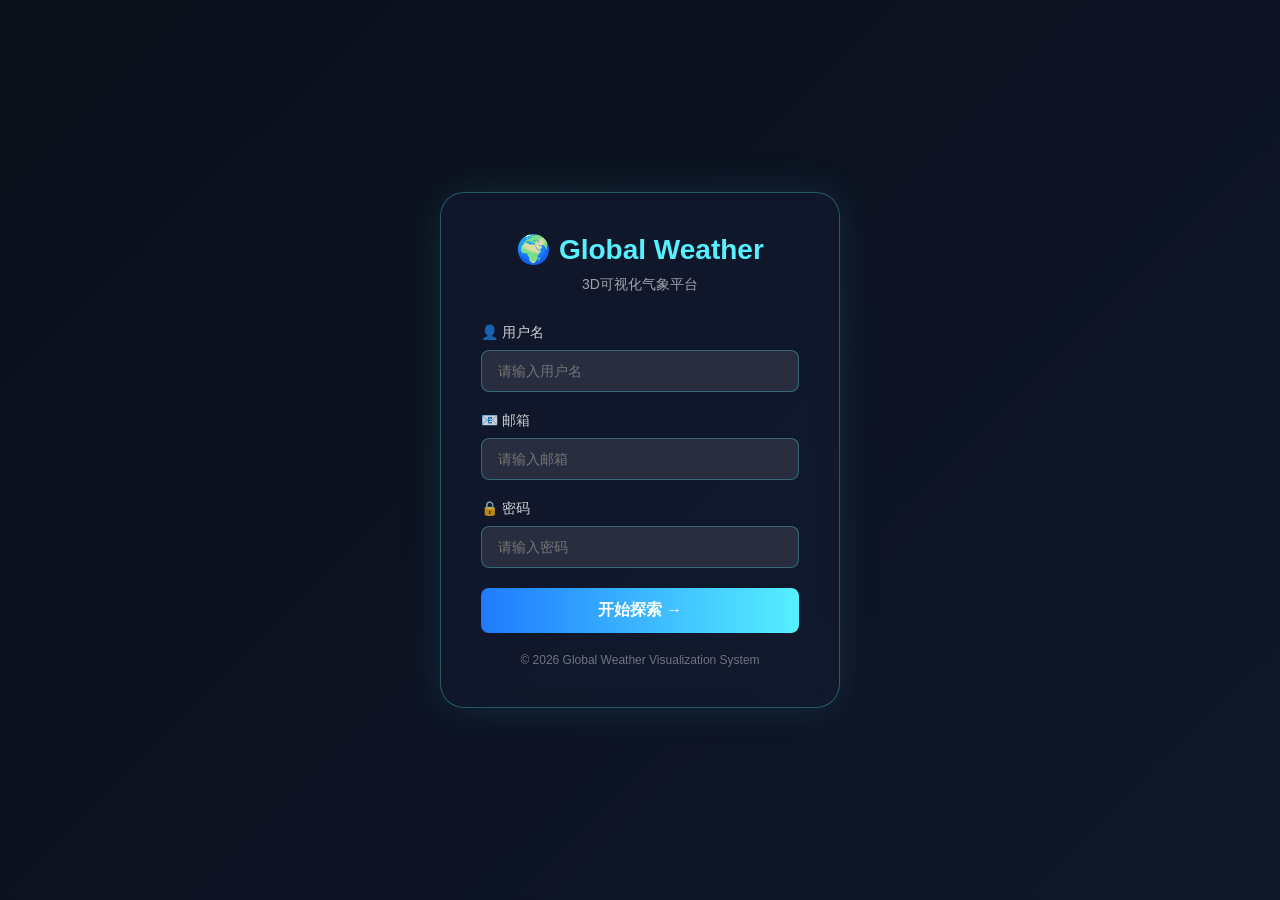
<file: legacy/web_templates/index.html>
<!DOCTYPE html>
<html lang="zh-CN">
<head>
    <meta charset="UTF-8">
    <meta name="viewport" content="width=device-width, initial-scale=1.0">
    <title>全球天气可视化系统 - 注册</title>
    <style>
        * {
            margin: 0;
            padding: 0;
            box-sizing: border-box;
        }
        body {
            background: linear-gradient(135deg, #0a0f1a 0%, #0f172a 100%);
            min-height: 100vh;
            display: flex;
            justify-content: center;
            align-items: center;
            font-family: 'Segoe UI', Roboto, sans-serif;
        }
        .register-container {
            background: rgba(18, 25, 45, 0.8);
            backdrop-filter: blur(10px);
            border-radius: 24px;
            padding: 40px;
            width: 400px;
            border: 1px solid rgba(86, 240, 255, 0.3);
            box-shadow: 0 0 40px rgba(86, 240, 255, 0.1);
        }
        h1 {
            text-align: center;
            color: #56f0ff;
            margin-bottom: 10px;
            font-size: 28px;
        }
        .subtitle {
            text-align: center;
            color: rgba(255,255,255,0.6);
            margin-bottom: 30px;
            font-size: 14px;
        }
        .input-group {
            margin-bottom: 20px;
        }
        label {
            display: block;
            color: rgba(255,255,255,0.8);
            margin-bottom: 8px;
            font-size: 14px;
        }
        input {
            width: 100%;
            padding: 12px 16px;
            background: rgba(255,255,255,0.1);
            border: 1px solid rgba(86, 240, 255, 0.3);
            border-radius: 8px;
            color: white;
            font-size: 14px;
        }
        input:focus {
            outline: none;
            border-color: #56f0ff;
        }
        .register-btn {
            width: 100%;
            padding: 12px;
            background: linear-gradient(90deg, #1f7bff, #56f0ff);
            border: none;
            border-radius: 8px;
            color: white;
            font-size: 16px;
            font-weight: bold;
            cursor: pointer;
        }
        .footer {
            text-align: center;
            margin-top: 20px;
            color: rgba(255,255,255,0.4);
            font-size: 12px;
        }
    </style>
</head>
<body>
    <div class="register-container">
        <h1>🌍 Global Weather</h1>
        <div class="subtitle">3D可视化气象平台</div>
        
        <form action="/register" method="post">
            <div class="input-group">
                <label>👤 用户名</label>
                <input type="text" name="username" placeholder="请输入用户名" required>
            </div>
            <div class="input-group">
                <label>📧 邮箱</label>
                <input type="email" name="email" placeholder="请输入邮箱" required>
            </div>
            <div class="input-group">
                <label>🔒 密码</label>
                <input type="password" name="password" placeholder="请输入密码" required>
            </div>
            <button type="submit" class="register-btn">开始探索 →</button>
        </form>
        <div class="footer">© 2026 Global Weather Visualization System</div>
    </div>
</body>
</html>
</file>
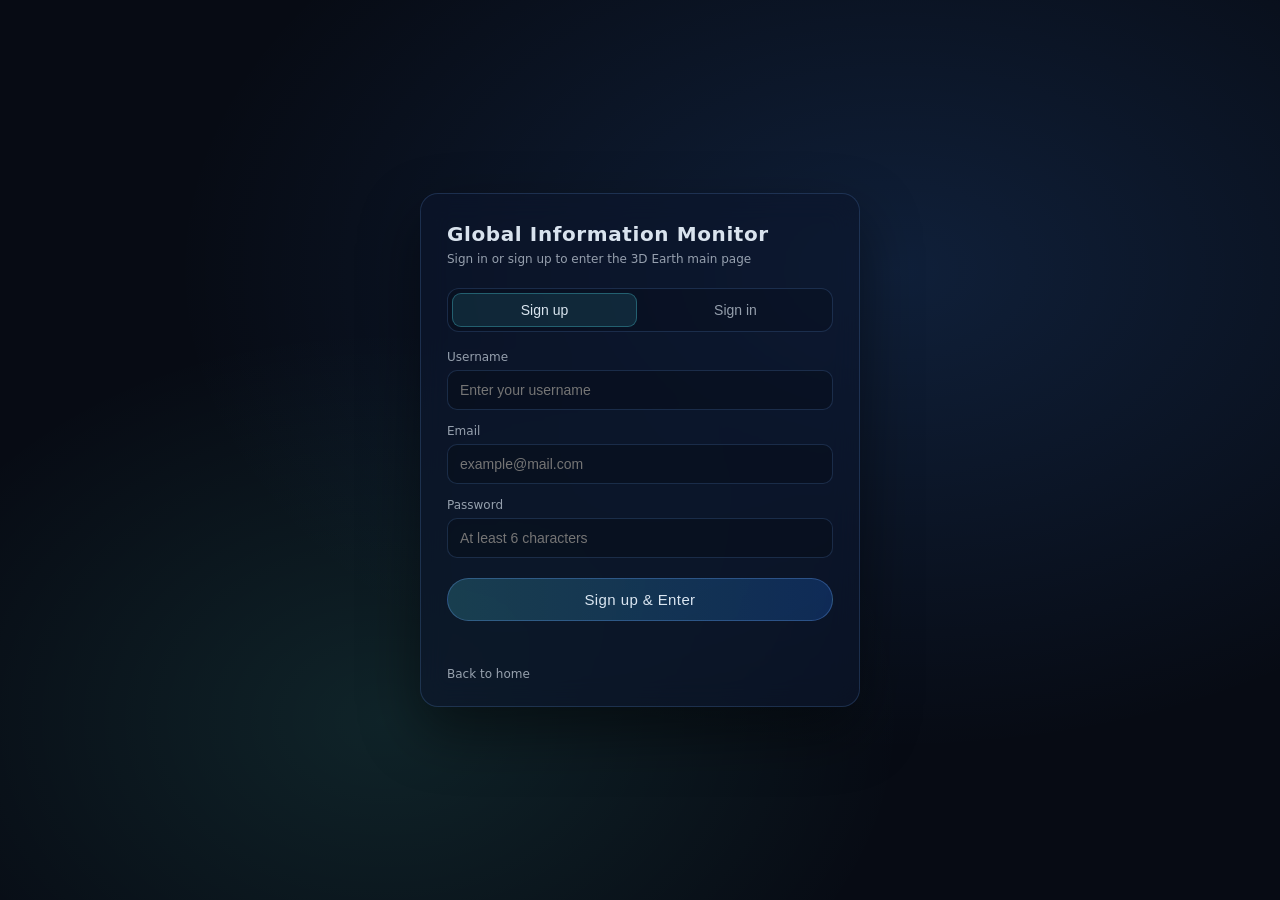
<file: login.html>
<!DOCTYPE html>
<html lang="en">
<head>
    <meta charset="UTF-8">
    <meta name="viewport" content="width=device-width, initial-scale=1.0">
    <title>Sign in / Sign up · Global Information Monitor</title>
    <link rel="stylesheet" href="earth_module/frontend/style.css" />
    <style>
        body {
            overflow: auto;
        }

        .authPage {
            min-height: 100%;
            display: grid;
            place-items: center;
            padding: 32px 18px;
        }

        .authCard {
            width: min(440px, 100%);
            padding: 28px 26px 24px;
            border: 1px solid var(--line);
            border-radius: 18px;
            background: var(--panel-strong);
            backdrop-filter: blur(14px);
            box-shadow: 0 24px 60px rgba(0, 0, 0, 0.45);
        }

        .authCard__brand {
            font-size: 20px;
            font-weight: 700;
            letter-spacing: 0.6px;
        }

        .authCard__sub {
            margin-top: 6px;
            font-size: 12px;
            color: var(--muted);
        }

        .authTabs {
            display: grid;
            grid-template-columns: 1fr 1fr;
            gap: 6px;
            margin: 22px 0 18px;
            padding: 4px;
            border-radius: 12px;
            border: 1px solid var(--line);
            background: rgba(0, 0, 0, 0.18);
        }

        .authTabs__btn {
            padding: 9px 10px;
            border: 0;
            border-radius: 9px;
            background: transparent;
            color: var(--muted);
            font-size: 14px;
            cursor: pointer;
        }

        .authTabs__btn.is-active {
            color: var(--text);
            background: rgba(86, 240, 255, 0.10);
            box-shadow: inset 0 0 0 1px rgba(86, 240, 255, 0.28);
        }

        .authField {
            display: grid;
            gap: 6px;
            margin-bottom: 14px;
        }

        .authField__label {
            font-size: 12px;
            color: var(--muted);
        }

        .authField__input {
            width: 100%;
            padding: 11px 12px;
            border-radius: 10px;
            border: 1px solid var(--line);
            background: rgba(0, 0, 0, 0.22);
            color: var(--text);
            font-size: 14px;
            outline: none;
        }

        .authField__input:focus {
            border-color: rgba(86, 240, 255, 0.45);
        }

        .authSubmit {
            width: 100%;
            margin-top: 6px;
            padding: 12px 14px;
            border-radius: 999px;
            border: 1px solid rgba(110, 170, 255, 0.30);
            background: linear-gradient(90deg, rgba(86, 240, 255, 0.18), rgba(31, 123, 255, 0.22));
            color: var(--text);
            font-size: 15px;
            letter-spacing: 0.4px;
            cursor: pointer;
        }

        .authSubmit:hover {
            border-color: rgba(86, 240, 255, 0.55);
        }

        .authMsg {
            min-height: 18px;
            margin-top: 12px;
            font-size: 13px;
            color: var(--muted);
        }

        .authMsg.is-error {
            color: var(--red);
        }

        .authMsg.is-ok {
            color: var(--cyan);
        }

        .authBack {
            display: inline-block;
            margin-top: 16px;
            font-size: 12px;
            color: var(--muted);
            text-decoration: none;
        }

        .authBack:hover {
            color: var(--text);
        }

        .authPanel[hidden] {
            display: none;
        }
    </style>
</head>
<body>
    <main class="authPage">
        <section class="authCard">
            <div class="authCard__brand">Global Information Monitor</div>
            <div class="authCard__sub">Sign in or sign up to enter the 3D Earth main page</div>

            <div class="authTabs" role="tablist">
                <button class="authTabs__btn" id="tabRegister" type="button" role="tab">Sign up</button>
                <button class="authTabs__btn" id="tabLogin" type="button" role="tab">Sign in</button>
            </div>

            <!-- Sign up -->
            <form class="authPanel" id="panelRegister" autocomplete="off">
                <div class="authField">
                    <label class="authField__label" for="regUsername">Username</label>
                    <input class="authField__input" id="regUsername" type="text" placeholder="Enter your username" />
                </div>
                <div class="authField">
                    <label class="authField__label" for="regEmail">Email</label>
                    <input class="authField__input" id="regEmail" type="email" placeholder="example@mail.com" />
                </div>
                <div class="authField">
                    <label class="authField__label" for="regPassword">Password</label>
                    <input class="authField__input" id="regPassword" type="password" placeholder="At least 6 characters" />
                </div>
                <button class="authSubmit" type="submit">Sign up &amp; Enter</button>
                <div class="authMsg" id="regMsg"></div>
            </form>

            <!-- Sign in -->
            <form class="authPanel" id="panelLogin" autocomplete="off" hidden>
                <div class="authField">
                    <label class="authField__label" for="loginAccount">Username or Email</label>
                    <input class="authField__input" id="loginAccount" type="text" placeholder="Enter your username or email" />
                </div>
                <div class="authField">
                    <label class="authField__label" for="loginPassword">Password</label>
                    <input class="authField__input" id="loginPassword" type="password" placeholder="Enter your password" />
                </div>
                <button class="authSubmit" type="submit">Sign in &amp; Enter</button>
                <div class="authMsg" id="loginMsg"></div>
            </form>

            <a class="authBack" href="./">Back to home</a>
        </section>
    </main>

    <script>
        (function () {
            var USERS_KEY = 'tgm_users';
            var CURRENT_KEY = 'tgm_user';

            var tabRegister = document.getElementById('tabRegister');
            var tabLogin = document.getElementById('tabLogin');
            var panelRegister = document.getElementById('panelRegister');
            var panelLogin = document.getElementById('panelLogin');
            var regMsg = document.getElementById('regMsg');
            var loginMsg = document.getElementById('loginMsg');

            function loadUsers() {
                try {
                    var raw = localStorage.getItem(USERS_KEY);
                    var arr = raw ? JSON.parse(raw) : [];
                    return Array.isArray(arr) ? arr : [];
                } catch (e) {
                    return [];
                }
            }

            function saveUsers(users) {
                localStorage.setItem(USERS_KEY, JSON.stringify(users));
            }

            function setMsg(el, text, type) {
                el.textContent = text || '';
                el.classList.remove('is-error', 'is-ok');
                if (type === 'error') el.classList.add('is-error');
                if (type === 'ok') el.classList.add('is-ok');
            }

            function goHome() {
                location.href = './';
            }

            function switchTab(mode) {
                var isRegister = mode === 'register';
                tabRegister.classList.toggle('is-active', isRegister);
                tabLogin.classList.toggle('is-active', !isRegister);
                panelRegister.hidden = !isRegister;
                panelLogin.hidden = isRegister;
            }

            tabRegister.addEventListener('click', function () { switchTab('register'); });
            tabLogin.addEventListener('click', function () { switchTab('login'); });

            panelRegister.addEventListener('submit', function (ev) {
                ev.preventDefault();
                var username = document.getElementById('regUsername').value.trim();
                var email = document.getElementById('regEmail').value.trim();
                var password = document.getElementById('regPassword').value;

                if (!username) { setMsg(regMsg, 'Please enter a username', 'error'); return; }
                if (!/^[^\s@]+@[^\s@]+\.[^\s@]+$/.test(email)) { setMsg(regMsg, 'Please enter a valid email address', 'error'); return; }
                if (password.length < 6) { setMsg(regMsg, 'Password must be at least 6 characters', 'error'); return; }

                var users = loadUsers();
                var exists = users.some(function (u) {
                    return u.email.toLowerCase() === email.toLowerCase() || u.username === username;
                });
                if (exists) { setMsg(regMsg, 'This username or email is already registered. Please sign in.', 'error'); return; }

                var user = { username: username, email: email, password: password };
                users.push(user);
                saveUsers(users);
                localStorage.setItem(CURRENT_KEY, JSON.stringify({ username: username, email: email }));

                setMsg(regMsg, 'Sign up successful. Entering the main page…', 'ok');
                setTimeout(goHome, 700);
            });

            panelLogin.addEventListener('submit', function (ev) {
                ev.preventDefault();
                var account = document.getElementById('loginAccount').value.trim();
                var password = document.getElementById('loginPassword').value;
                if (!account) { setMsg(loginMsg, 'Please enter your username or email', 'error'); return; }

                var users = loadUsers();
                var matched = users.filter(function (u) {
                    return u.username === account || u.email.toLowerCase() === account.toLowerCase();
                })[0];

                if (!matched) { setMsg(loginMsg, 'Account not found. Please sign up first.', 'error'); return; }
                if (matched.password !== password) { setMsg(loginMsg, 'Incorrect password', 'error'); return; }

                localStorage.setItem(CURRENT_KEY, JSON.stringify({ username: matched.username, email: matched.email }));
                setMsg(loginMsg, 'Sign in successful. Entering the main page…', 'ok');
                setTimeout(goHome, 700);
            });

            switchTab('register');
        })();
    </script>
</body>
</html>
</file>
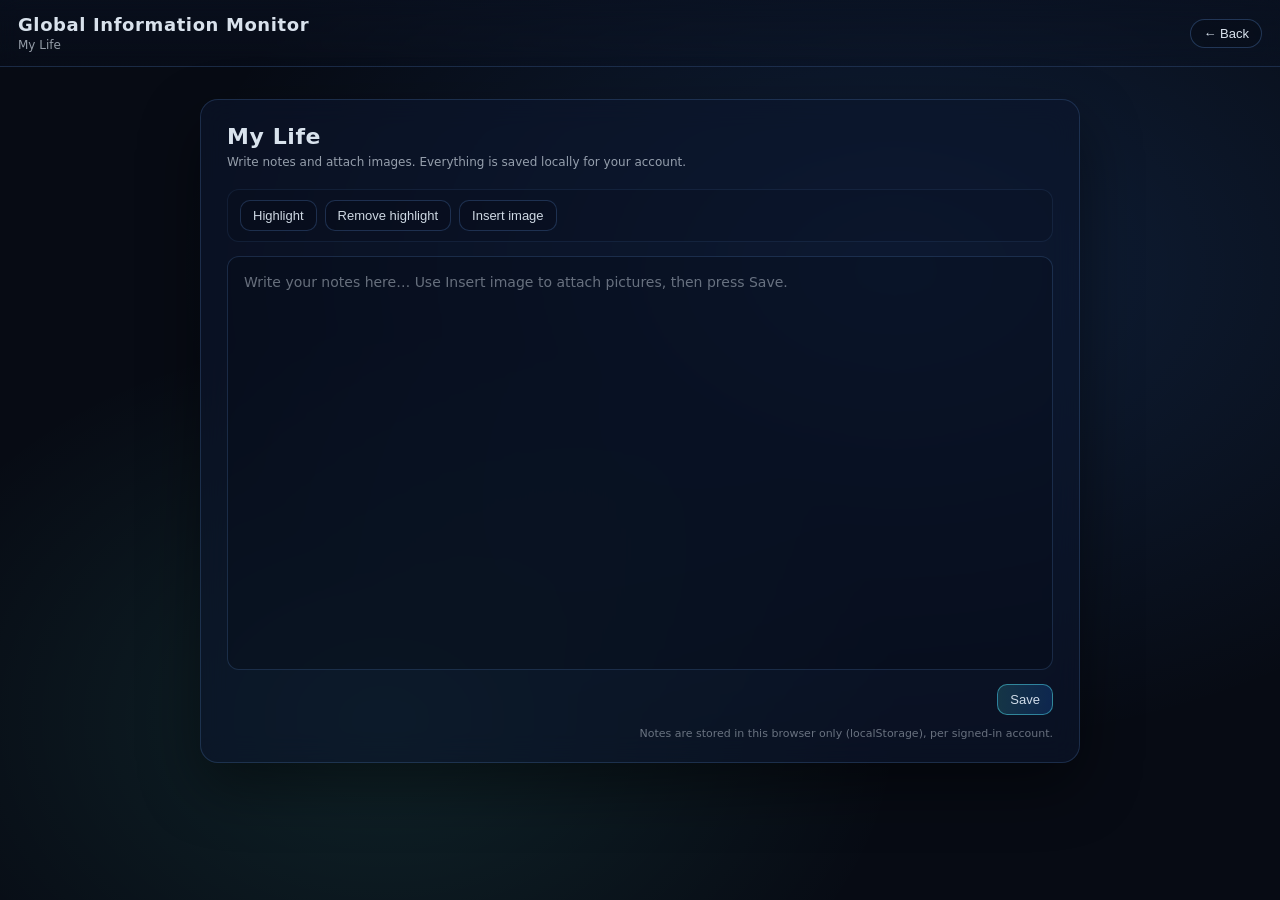
<file: notes.html>
<!DOCTYPE html>
<html lang="en">
<head>
    <meta charset="UTF-8">
    <meta name="viewport" content="width=device-width, initial-scale=1.0">
    <title>My Life · Global Information Monitor</title>
    <link rel="stylesheet" href="earth_module/frontend/style.css" />
    <style>
        body {
            overflow: auto;
        }

        .notesPage {
            min-height: 100%;
            display: flex;
            flex-direction: column;
        }

        .notesPage__topbar {
            display: flex;
            align-items: center;
            justify-content: space-between;
            padding: 14px 18px;
            border-bottom: 1px solid var(--line);
            background: linear-gradient(180deg, rgba(10, 18, 35, 0.55), rgba(10, 18, 35, 0.28));
            backdrop-filter: blur(10px);
        }

        .notesPage__main {
            flex: 1;
            display: grid;
            place-items: start center;
            padding: 32px 18px;
        }

        .notesCard {
            width: min(880px, 100%);
            padding: 24px 26px 22px;
            border: 1px solid var(--line);
            border-radius: 18px;
            background: var(--panel-strong);
            backdrop-filter: blur(14px);
            box-shadow: 0 24px 60px rgba(0, 0, 0, 0.45);
        }

        .notesCard__title {
            font-size: 22px;
            font-weight: 700;
            letter-spacing: 0.6px;
        }

        .notesCard__sub {
            margin-top: 6px;
            font-size: 12px;
            color: var(--muted);
        }

        .topbarBtn {
            padding: 6px 12px;
            border-radius: 999px;
            border: 1px solid rgba(110, 170, 255, 0.26);
            background: rgba(0, 0, 0, 0.14);
            color: rgba(235, 245, 255, 0.92);
            font-size: 13px;
            cursor: pointer;
        }

        .topbarBtn:hover {
            border-color: rgba(86, 240, 255, 0.40);
            background: rgba(86, 240, 255, 0.06);
        }

        .user-display {
            background: rgba(255, 255, 255, 0.15);
            padding: 6px 14px;
            border-radius: 20px;
            font-size: 14px;
        }

        .notesToolbar {
            margin-top: 20px;
            padding: 10px 12px;
            display: flex;
            align-items: center;
            gap: 8px;
            flex-wrap: wrap;
            border-radius: 12px;
            border: 1px solid rgba(110, 170, 255, 0.10);
            background: rgba(0, 0, 0, 0.10);
        }

        .notesBtn {
            padding: 7px 12px;
            border-radius: 10px;
            border: 1px solid rgba(110, 170, 255, 0.22);
            background: rgba(0, 0, 0, 0.10);
            color: rgba(235, 245, 255, 0.88);
            font-size: 13px;
            cursor: pointer;
        }

        .notesBtn:hover {
            border-color: rgba(86, 240, 255, 0.35);
            background: rgba(86, 240, 255, 0.06);
        }

        .notesBtn--primary {
            border-color: rgba(86, 240, 255, 0.45);
            background: linear-gradient(90deg, rgba(86, 240, 255, 0.16), rgba(31, 123, 255, 0.20));
        }

        .notesStatus {
            margin-left: auto;
            font-size: 12px;
            color: rgba(235, 245, 255, 0.62);
        }

        .notesEditor {
            min-height: 46vh;
            max-height: 60vh;
            overflow: auto;
            margin-top: 14px;
            padding: 14px 16px;
            border-radius: 12px;
            border: 1px solid rgba(110, 170, 255, 0.18);
            background: rgba(0, 0, 0, 0.16);
            color: rgba(235, 245, 255, 0.92);
            font-size: 14px;
            line-height: 1.7;
            outline: none;
            user-select: text;
            cursor: text;
        }

        .notesEditor:empty::before {
            content: attr(data-placeholder);
            color: rgba(235, 245, 255, 0.42);
        }

        .notesEditor img {
            max-width: 100%;
            max-height: 420px;
            border-radius: 10px;
            border: 1px solid rgba(110, 170, 255, 0.18);
            display: block;
            margin: 8px 0;
        }

        .notesActions {
            margin-top: 14px;
            display: flex;
            align-items: center;
            justify-content: flex-end;
            gap: 10px;
        }

        .notesFootnote {
            margin-top: 12px;
            font-size: 11px;
            color: rgba(235, 245, 255, 0.42);
            text-align: right;
        }
    </style>
</head>
<body>
    <div class="notesPage">
        <header class="notesPage__topbar">
            <div class="title">
                <div class="title__main">Global Information Monitor</div>
                <div class="title__sub">My Life</div>
            </div>
            <div style="display: flex; align-items: center; gap: 12px;">
                <span class="user-display" id="userDisplay" style="display: none"></span>
                <button class="topbarBtn" id="backBtn" type="button">← Back</button>
            </div>
        </header>

        <main class="notesPage__main">
            <section class="notesCard">
                <div class="notesCard__title">My Life</div>
                <div class="notesCard__sub">Write notes and attach images. Everything is saved locally for your account.</div>

                <div class="notesToolbar">
                    <button class="notesBtn" id="highlightBtn" type="button">Highlight</button>
                    <button class="notesBtn" id="unhighlightBtn" type="button">Remove highlight</button>
                    <button class="notesBtn" id="imageBtn" type="button">Insert image</button>
                    <input type="file" id="imageInput" accept="image/*" multiple style="display: none" />
                    <span class="notesStatus" id="notesStatus"></span>
                </div>

                <div class="notesEditor" id="notesEditor" contenteditable="true" spellcheck="false"
                    data-placeholder="Write your notes here… Use Insert image to attach pictures, then press Save."></div>

                <div class="notesActions">
                    <button class="notesBtn notesBtn--primary" id="saveBtn" type="button">Save</button>
                </div>
                <div class="notesFootnote">Notes are stored in this browser only (localStorage), per signed-in account.</div>
            </section>
        </main>
    </div>

    <script>
        (function () {
            const HIGHLIGHT_COLOR = 'rgba(255, 224, 102, 0.32)';
            const LEGACY_HIGHLIGHT = /#ffe066|rgb\(\s*255\s*,\s*224\s*,\s*102\s*\)/gi;
            const STORAGE_PREFIX = 'tgm_notes_';
            const MAX_IMAGE_DIM = 1280;
            const JPEG_QUALITY = 0.85;

            const editor = document.getElementById('notesEditor');
            const statusEl = document.getElementById('notesStatus');
            const saveBtn = document.getElementById('saveBtn');
            const highlightBtn = document.getElementById('highlightBtn');
            const unhighlightBtn = document.getElementById('unhighlightBtn');
            const imageBtn = document.getElementById('imageBtn');
            const imageInput = document.getElementById('imageInput');
            const backBtn = document.getElementById('backBtn');
            const userEl = document.getElementById('userDisplay');
            if (!editor) return;

            function currentUser() {
                try {
                    const raw = localStorage.getItem('tgm_user');
                    const user = raw ? JSON.parse(raw) : null;
                    if (user && user.username) return String(user.username);
                } catch (e) { /* ignore */ }
                return 'guest';
            }

            function storageKey() {
                return STORAGE_PREFIX + currentUser() + '_notes';
            }

            function setStatus(text, isOk) {
                statusEl.textContent = text || '';
                statusEl.style.color = isOk ? 'var(--cyan)' : (isOk === false ? 'var(--red)' : 'rgba(235, 245, 255, 0.62)');
            }

            // Load saved notes (same storage key the previous modal used, so old notes carry over)
            let saved = '';
            try { saved = localStorage.getItem(storageKey()) || ''; } catch (e) { /* ignore */ }
            editor.innerHTML = saved.replace(LEGACY_HIGHLIGHT, HIGHLIGHT_COLOR);

            function save() {
                try {
                    localStorage.setItem(storageKey(), editor.innerHTML);
                    setStatus('Saved', true);
                    setTimeout(() => setStatus(''), 1600);
                } catch (e) {
                    setStatus('Storage is full — remove some images and save again', false);
                }
            }

            function applyHighlight(color) {
                editor.focus();
                document.execCommand('styleWithCSS', false, true);
                document.execCommand('hiliteColor', false, color);
            }

            // Keep the text selection alive when clicking toolbar buttons
            [highlightBtn, unhighlightBtn].forEach((btn) => {
                if (!btn) return;
                btn.addEventListener('mousedown', (e) => e.preventDefault());
            });

            // --- Image insertion with compression (keeps localStorage small) ---
            function compressImage(file) {
                return new Promise((resolve, reject) => {
                    const reader = new FileReader();
                    reader.onerror = () => reject(new Error('read failed'));
                    reader.onload = () => {
                        const img = new Image();
                        img.onerror = () => reject(new Error('decode failed'));
                        img.onload = () => {
                            let { width, height } = img;
                            const scale = Math.min(1, MAX_IMAGE_DIM / Math.max(width, height));
                            width = Math.max(1, Math.round(width * scale));
                            height = Math.max(1, Math.round(height * scale));
                            const canvas = document.createElement('canvas');
                            canvas.width = width;
                            canvas.height = height;
                            canvas.getContext('2d').drawImage(img, 0, 0, width, height);
                            resolve(canvas.toDataURL('image/jpeg', JPEG_QUALITY));
                        };
                        img.src = reader.result;
                    };
                    reader.readAsDataURL(file);
                });
            }

            function insertImageAtCursor(dataURL) {
                editor.focus();
                const sel = window.getSelection();
                if (sel && sel.rangeCount && editor.contains(sel.anchorNode)) {
                    const range = sel.getRangeAt(0);
                    range.deleteContents();
                    const img = document.createElement('img');
                    img.src = dataURL;
                    range.insertNode(img);
                    range.setStartAfter(img);
                    range.collapse(true);
                    sel.removeAllRanges();
                    sel.addRange(range);
                } else {
                    // No selection inside the editor: append at the end
                    editor.insertAdjacentHTML('beforeend', '<img src="' + dataURL + '" alt="note image">');
                }
            }

            imageBtn.addEventListener('click', () => imageInput.click());
            imageInput.addEventListener('change', async () => {
                const files = Array.from(imageInput.files || []);
                imageInput.value = '';
                if (!files.length) return;
                setStatus('Processing image…');
                let done = 0;
                for (const file of files) {
                    try {
                        const dataURL = await compressImage(file);
                        insertImageAtCursor(dataURL);
                        done++;
                    } catch (e) { /* skip unreadable file */ }
                }
                if (done > 0) {
                    setStatus(done + ' image' + (done > 1 ? 's' : '') + ' inserted — remember to Save', true);
                    setTimeout(() => setStatus(''), 2200);
                } else {
                    setStatus('Could not read the selected file(s)', false);
                }
            });

            // Drag & drop images straight into the editor
            editor.addEventListener('dragover', (e) => e.preventDefault());
            editor.addEventListener('drop', async (e) => {
                e.preventDefault();
                const files = Array.from((e.dataTransfer && e.dataTransfer.files) || []).filter((f) => f.type.startsWith('image/'));
                if (!files.length) return;
                setStatus('Processing image…');
                let done = 0;
                for (const file of files) {
                    try {
                        insertImageAtCursor(await compressImage(file));
                        done++;
                    } catch (err) { /* skip */ }
                }
                if (done > 0) {
                    setStatus(done + ' image' + (done > 1 ? 's' : '') + ' inserted — remember to Save', true);
                    setTimeout(() => setStatus(''), 2200);
                }
            });

            saveBtn.addEventListener('click', save);
            highlightBtn.addEventListener('click', () => applyHighlight(HIGHLIGHT_COLOR));
            unhighlightBtn.addEventListener('click', () => applyHighlight('transparent'));
            backBtn.addEventListener('click', () => { location.href = './'; });

            // Show the signed-in username, same style as the main page top bar
            const username = currentUser();
            if (username !== 'guest' && userEl) {
                userEl.textContent = '👤 ' + username;
                userEl.style.display = '';
            }

            editor.focus();
        })();
    </script>
</body>
</html>
</file>
<file: earth_module/frontend/style.css>
:root {
  --bg: #070b14;
  --panel: rgba(10, 18, 35, 0.46);
  --panel-strong: rgba(12, 22, 45, 0.62);
  --line: rgba(110, 170, 255, 0.18);
  --text: rgba(235, 245, 255, 0.92);
  --muted: rgba(235, 245, 255, 0.62);
  --cyan: #56f0ff;
  --blue: #1f7bff;
  --gold: #f5c35c;
  --red: #ff4b4b;
}

* {
  box-sizing: border-box;
}

html,
body {
  height: 100%;
  margin: 0;
  background: radial-gradient(1200px 800px at 70% 30%, rgba(60, 140, 255, 0.16), transparent 60%),
    radial-gradient(800px 600px at 30% 80%, rgba(90, 255, 225, 0.10), transparent 65%),
    var(--bg);
  color: var(--text);
  font-family: ui-sans-serif, system-ui, -apple-system, Segoe UI, Roboto, Helvetica, Arial, "PingFang SC", "Microsoft YaHei",
    "Noto Sans CJK SC", sans-serif;
  overflow: hidden;
}

#app {
  height: 100%;
  display: grid;
  grid-template-rows: auto 1fr auto;
}

.topbar {
  display: flex;
  align-items: center;
  justify-content: space-between;
  padding: 14px 18px;
  border-bottom: 1px solid var(--line);
  background: linear-gradient(180deg, rgba(10, 18, 35, 0.55), rgba(10, 18, 35, 0.28));
  backdrop-filter: blur(10px);
}

.title__main {
  font-weight: 700;
  letter-spacing: 0.6px;
  font-size: 18px;
}

.title__sub {
  font-size: 12px;
  color: var(--muted);
  margin-top: 3px;
}

.status {
  font-size: 12px;
  color: var(--muted);
  padding: 6px 10px;
  border: 1px solid var(--line);
  border-radius: 999px;
  background: rgba(0, 0, 0, 0.12);
}

.stage {
  position: relative;
}

#threeCanvas {
  position: absolute;
  top: 0;
  right: 0;
  bottom: 0;
  left: 0;
  z-index: 0;
  width: 100%;
  height: 100%;
  display: block;
}

.searchbar,
.hud,
.footer,
#infoPanel,
#newsPanel {
  transition: opacity 520ms ease, transform 520ms ease;
}

.landingHero {
  position: absolute;
  inset: 0 auto 0 0;
  width: min(820px, 62vw);
  max-width: none;
  padding: clamp(20px, 3.6vw, 56px);
  display: grid;
  align-content: center;
  z-index: 6;
  pointer-events: none;
}

.landingHero__content {
  pointer-events: auto;
  display: grid;
  gap: 14px;
}

.landingHero__line {
  line-height: 1.06;
  letter-spacing: 0.2px;
  font-weight: 700;
  font-size: clamp(34px, 4.2vw, 66px);
  white-space: nowrap;
  opacity: 0.92;
}

.landingHero__line--primary {
  color: rgba(255, 255, 255, 0.92);
}

.landingHero__line--gradient {
  background: linear-gradient(90deg, rgba(86, 240, 255, 0.95), rgba(31, 123, 255, 0.95), rgba(245, 195, 92, 0.95));
  -webkit-background-clip: text;
  background-clip: text;
  color: transparent;
  opacity: 0.88;
}

.landingHero__go {
  width: max-content;
  margin-top: 6px;
  padding: 11px 18px;
  border-radius: 999px;
  border: 1px solid rgba(110, 170, 255, 0.26);
  background: rgba(0, 0, 0, 0.14);
  color: rgba(235, 245, 255, 0.92);
  cursor: pointer;
  font-size: 14px;
  letter-spacing: 0.6px;
  backdrop-filter: blur(10px);
}

.landingHero__go:hover {
  border-color: rgba(86, 240, 255, 0.40);
  background: rgba(86, 240, 255, 0.06);
}

body.is-landing #threeCanvas {
  left: 28%;
  width: auto;
  transform: translateX(12vw);
  transition: left 980ms cubic-bezier(0.18, 0.84, 0.16, 1);
}

body:not(.is-landing) #threeCanvas {
  transform: translateX(0);
  transition: left 980ms cubic-bezier(0.18, 0.84, 0.16, 1);
}

body.is-landing .landingHero {
  opacity: 1;
  transform: translateX(0);
  transition: opacity 520ms ease, transform 520ms ease;
}

body:not(.is-landing) .landingHero {
  opacity: 0;
  transform: translateX(-10px);
  transition: opacity 520ms ease, transform 520ms ease;
}

body.is-landing .searchbar,
body.is-landing .footer,
body.is-landing #infoPanel,
body.is-landing #newsPanel {
  opacity: 0;
  transform: translateY(10px);
  pointer-events: none;
}

.stockPanel {
  position: fixed;
  right: 0;
  bottom: 0;
  width: 50vw;
  height: 240px;
  z-index: 6;
  pointer-events: auto;
  display: grid;
  grid-template-rows: auto 1fr;
}

.stockPanel__content {
  padding: 12px 14px 14px 14px;
  display: grid;
  gap: 10px;
  min-height: 0;
  overflow-y: auto;
  overscroll-behavior: contain;
}

.stockPanel__hint {
  font-size: 12px;
  color: rgba(235, 245, 255, 0.62);
  min-height: 16px;
}

.stockQuote {
  display: grid;
  grid-template-columns: 1fr auto auto;
  align-items: center;
  gap: 12px;
}

.stockQuote__left {
  display: grid;
  gap: 6px;
}

.stockQuote__name {
  font-size: 12px;
  font-weight: 700;
  color: rgba(235, 245, 255, 0.88);
}

.stockQuote__price {
  font-size: 20px;
  font-weight: 700;
  letter-spacing: 0.2px;
  color: rgba(235, 245, 255, 0.92);
}

.stockQuote__spark {
  width: 140px;
  height: 44px;
  display: grid;
  align-items: center;
}

.stockQuote__right {
  display: grid;
  justify-items: end;
  gap: 6px;
}

.stockQuote__badge {
  padding: 8px 12px;
  border-radius: 10px;
  font-size: 14px;
  font-weight: 700;
  border: 1px solid rgba(110, 170, 255, 0.18);
  background: rgba(0, 0, 0, 0.14);
  color: rgba(235, 245, 255, 0.92);
  min-width: 84px;
  text-align: center;
}

.stockQuote__delta {
  font-size: 12px;
  color: rgba(235, 245, 255, 0.62);
}

.stockQuote__badge.is-up {
  border-color: rgba(255, 75, 75, 0.32);
  background: rgba(255, 75, 75, 0.12);
}

.stockQuote__badge.is-down {
  border-color: rgba(62, 214, 126, 0.32);
  background: rgba(62, 214, 126, 0.10);
}

.stockQuote__spark svg {
  width: 100%;
  height: 100%;
}

.stockSpark__line {
  fill: none;
  stroke-width: 2;
  stroke-linecap: round;
  stroke-linejoin: round;
}

.stockSpark__area {
  opacity: 0.18;
}

.stockQuote__spark.is-up .stockSpark__line {
  stroke: rgba(255, 75, 75, 0.92);
}

.stockQuote__spark.is-up .stockSpark__area {
  fill: rgba(255, 75, 75, 0.92);
}

.stockQuote__spark.is-down .stockSpark__line {
  stroke: rgba(62, 214, 126, 0.92);
}

.stockQuote__spark.is-down .stockSpark__area {
  fill: rgba(62, 214, 126, 0.92);
}

body.is-landing .stockPanel {
  opacity: 1;
  transform: translateY(0);
  transition: opacity 520ms ease, transform 520ms ease;
}

body:not(.is-landing) .stockPanel {
  opacity: 0;
  transform: translateY(10px);
  pointer-events: none;
  transition: opacity 520ms ease, transform 520ms ease;
}

.searchbar {
  position: absolute;
  top: 16px;
  left: 50%;
  transform: translateX(-50%);
  width: min(520px, calc(100vw - 32px));
  height: 44px;
  display: grid;
  grid-template-columns: 1fr auto;
  align-items: center;
  padding: 0 8px 0 12px;
  pointer-events: auto;
  background: linear-gradient(180deg, rgba(14, 28, 58, 0.52), rgba(10, 18, 35, 0.22));
  z-index: 7;
}

.searchbar__input {
  width: 100%;
  height: 100%;
  border: 0;
  outline: none;
  background: transparent;
  color: rgba(235, 245, 255, 0.92);
  font-size: 13px;
  letter-spacing: 0.2px;
}

.searchbar__input::placeholder {
  color: rgba(235, 245, 255, 0.48);
}

.searchbar__clear {
  width: 34px;
  height: 32px;
  border-radius: 10px;
  border: 1px solid rgba(110, 170, 255, 0.20);
  background: rgba(0, 0, 0, 0.12);
  color: rgba(235, 245, 255, 0.75);
  cursor: pointer;
}

.searchbar__clear:hover {
  border-color: rgba(110, 170, 255, 0.32);
  color: rgba(235, 245, 255, 0.9);
}

.ai-assistant-btn {
  position: fixed;
  top: 62px;
  left: 14px;
  z-index: 1100;
  width: 44px;
  height: 44px;
  border-radius: 999px;
  border: 1px solid rgba(110, 170, 255, 0.22);
  background: rgba(0, 0, 0, 0.16);
  color: rgba(235, 245, 255, 0.92);
  display: grid;
  place-items: center;
  cursor: pointer;
  backdrop-filter: blur(10px);
  box-shadow: 0 18px 48px rgba(0, 0, 0, 0.35);
}

.ai-assistant-btn:hover {
  border-color: rgba(86, 240, 255, 0.35);
  background: rgba(86, 240, 255, 0.06);
}

.ai-chat {
  position: fixed;
  top: 114px;
  left: 14px;
  z-index: 1100;
  width: min(420px, calc(100vw - 28px));
  height: min(560px, calc(100vh - 140px));
  border-radius: 14px;
  border: 1px solid rgba(110, 170, 255, 0.18);
  background: linear-gradient(180deg, rgba(10, 18, 35, 0.65), rgba(10, 18, 35, 0.30));
  box-shadow: 0 18px 48px rgba(0, 0, 0, 0.42);
  backdrop-filter: blur(14px);
  display: none;
  overflow: hidden;
}

.ai-chat__header {
  display: flex;
  align-items: center;
  justify-content: space-between;
  padding: 10px 12px;
  border-bottom: 1px solid rgba(110, 170, 255, 0.18);
}

.ai-chat__title {
  font-size: 12px;
  letter-spacing: 0.6px;
  text-transform: uppercase;
  color: rgba(235, 245, 255, 0.78);
}

.ai-chat__close {
  width: 32px;
  height: 28px;
  border-radius: 10px;
  border: 1px solid rgba(110, 170, 255, 0.20);
  background: rgba(0, 0, 0, 0.12);
  color: rgba(235, 245, 255, 0.75);
  cursor: pointer;
}

.ai-chat__close:hover {
  border-color: rgba(110, 170, 255, 0.32);
  color: rgba(235, 245, 255, 0.92);
}

.ai-chat__messages {
  padding: 12px;
  height: calc(100% - 52px - 64px);
  overflow: auto;
  display: grid;
  gap: 10px;
}

.ai-msg {
  display: grid;
  gap: 6px;
}

.ai-msg__role {
  font-size: 11px;
  color: rgba(235, 245, 255, 0.55);
}

.ai-msg__bubble {
  padding: 10px 12px;
  border-radius: 12px;
  border: 1px solid rgba(110, 170, 255, 0.16);
  background: rgba(0, 0, 0, 0.14);
  color: rgba(235, 245, 255, 0.92);
  font-size: 13px;
  line-height: 1.5;
  white-space: pre-wrap;
  word-break: break-word;
}

.ai-msg--user .ai-msg__bubble {
  border-color: rgba(86, 240, 255, 0.22);
  background: rgba(86, 240, 255, 0.08);
}

.ai-chat__composer {
  padding: 10px 12px;
  border-top: 1px solid rgba(110, 170, 255, 0.18);
  display: grid;
  grid-template-columns: 1fr auto;
  gap: 10px;
  align-items: center;
}

.ai-chat__input {
  height: 38px;
  border-radius: 12px;
  border: 1px solid rgba(110, 170, 255, 0.20);
  background: rgba(0, 0, 0, 0.12);
  color: rgba(235, 245, 255, 0.92);
  padding: 0 12px;
  outline: none;
  font-size: 13px;
}

.ai-chat__send {
  height: 38px;
  padding: 0 12px;
  border-radius: 12px;
  border: 1px solid rgba(110, 170, 255, 0.22);
  background: rgba(0, 0, 0, 0.10);
  color: rgba(235, 245, 255, 0.88);
  cursor: pointer;
  font-size: 13px;
}

.ai-chat__send:hover {
  border-color: rgba(86, 240, 255, 0.35);
  background: rgba(86, 240, 255, 0.06);
  color: rgba(235, 245, 255, 0.96);
}

.ai-chat__images {
  display: grid;
  gap: 10px;
  margin-top: 8px;
}

.ai-chat__imgCard {
  display: grid;
  gap: 6px;
  padding: 10px 12px;
  border-radius: 12px;
  border: 1px solid rgba(110, 170, 255, 0.16);
  background: rgba(0, 0, 0, 0.12);
  text-decoration: none;
  color: rgba(235, 245, 255, 0.92);
}

.ai-chat__imgCard:hover {
  border-color: rgba(86, 240, 255, 0.28);
  background: rgba(86, 240, 255, 0.06);
}

.ai-chat__img {
  width: 100%;
  height: 160px;
  object-fit: cover;
  border-radius: 10px;
  border: 1px solid rgba(255, 255, 255, 0.08);
}

.ai-chat__imgTitle {
  font-size: 12px;
  font-weight: 700;
  line-height: 1.4;
}

.searchbar__results {
  position: absolute;
  top: 52px;
  left: 0;
  right: 0;
  border-radius: 14px;
  border: 1px solid rgba(110, 170, 255, 0.18);
  background: rgba(8, 14, 28, 0.82);
  box-shadow: 0 18px 48px rgba(0, 0, 0, 0.42);
  backdrop-filter: blur(14px);
  overflow: hidden;
}

.searchbar__item {
  display: grid;
  grid-template-columns: 1fr auto;
  gap: 12px;
  padding: 10px 12px;
  cursor: pointer;
  border-bottom: 1px solid rgba(110, 170, 255, 0.10);
}

.searchbar__item:last-child {
  border-bottom: 0;
}

.searchbar__item:hover {
  background: rgba(86, 240, 255, 0.08);
}

.searchbar__itemTitle {
  font-size: 12px;
  font-weight: 700;
  color: rgba(235, 245, 255, 0.92);
}

.searchbar__itemSub {
  margin-top: 4px;
  font-size: 11px;
  color: rgba(235, 245, 255, 0.62);
}

.searchbar__tag {
  align-self: start;
  padding: 4px 8px;
  border-radius: 999px;
  border: 1px solid rgba(110, 170, 255, 0.18);
  color: rgba(235, 245, 255, 0.72);
  background: rgba(0, 0, 0, 0.10);
  font-size: 11px;
}

.hud {
  position: absolute;
  left: 16px;
  bottom: 16px;
  display: flex;
  flex-direction: column;
  gap: 12px;
  pointer-events: none;
  z-index: 6;
}

.card {
  border: 1px solid var(--line);
  border-radius: 14px;
  background: linear-gradient(180deg, rgba(10, 18, 35, 0.55), rgba(10, 18, 35, 0.25));
  box-shadow: 0 18px 48px rgba(0, 0, 0, 0.42);
  backdrop-filter: blur(14px);
}

.card__title {
  padding: 12px 14px 8px 14px;
  font-size: 12px;
  letter-spacing: 0.6px;
  text-transform: uppercase;
  color: rgba(235, 245, 255, 0.78);
}

.legend {
  width: 260px;
  pointer-events: auto;
}

.legend__bar {
  height: 10px;
  margin: 0 14px;
  border-radius: 999px;
  border: 1px solid rgba(255, 255, 255, 0.10);
  background: linear-gradient(90deg, #ffffff 0%, #1f7bff 35%, #f5c35c 70%, #ff4b4b 100%);
  box-shadow: 0 0 18px rgba(90, 255, 225, 0.10);
}

.legend__labels {
  padding: 10px 14px 14px 14px;
  display: flex;
  justify-content: space-between;
  font-size: 11px;
  color: var(--muted);
}

.panel {
  position: absolute;
  right: 16px;
  top: 70px;
  width: 320px;
  pointer-events: auto;
  background: linear-gradient(180deg, rgba(14, 28, 58, 0.55), rgba(10, 18, 35, 0.22));
  z-index: 6;
}

.panel--news {
  top: auto;
  bottom: 70px;
}

.newsList {
  display: grid;
  gap: 10px;
}

.newsItem {
  padding: 10px 12px;
  border-radius: 12px;
  border: 1px solid rgba(110, 170, 255, 0.14);
  background: rgba(0, 0, 0, 0.12);
  cursor: pointer;
}

.newsItem:hover {
  border-color: rgba(86, 240, 255, 0.28);
  background: rgba(86, 240, 255, 0.06);
}

.newsItem__title {
  font-size: 12px;
  font-weight: 700;
  color: rgba(235, 245, 255, 0.92);
  line-height: 1.45;
}

.newsItem__meta {
  margin-top: 6px;
  display: flex;
  justify-content: space-between;
  gap: 10px;
  font-size: 11px;
  color: rgba(235, 245, 255, 0.62);
}

.newsItem__tag {
  padding: 2px 8px;
  border-radius: 999px;
  border: 1px solid rgba(110, 170, 255, 0.18);
  background: rgba(0, 0, 0, 0.10);
  color: rgba(235, 245, 255, 0.72);
  white-space: nowrap;
}

.newsModalOverlay {
  position: fixed;
  inset: 0;
  z-index: 2000;
  display: flex;
  align-items: center;
  justify-content: center;
  background: rgba(0, 0, 0, 0.62);
  backdrop-filter: blur(10px);
}

.newsModal {
  width: min(720px, calc(100vw - 32px));
  max-height: min(78vh, 720px);
  overflow: auto;
  pointer-events: auto;
}

.newsModal__header {
  padding: 12px 14px 8px 14px;
  display: flex;
  align-items: flex-start;
  justify-content: space-between;
  gap: 12px;
  border-bottom: 1px solid rgba(110, 170, 255, 0.10);
}

.newsModal__title {
  font-size: 14px;
  font-weight: 700;
  color: rgba(235, 245, 255, 0.92);
  line-height: 1.45;
}

.newsModal__close {
  width: 32px;
  height: 32px;
  border-radius: 10px;
  border: 1px solid rgba(110, 170, 255, 0.22);
  background: rgba(0, 0, 0, 0.10);
  color: rgba(235, 245, 255, 0.88);
  cursor: pointer;
}

.newsModal__close:hover {
  border-color: rgba(86, 240, 255, 0.35);
  background: rgba(86, 240, 255, 0.06);
  color: rgba(235, 245, 255, 0.96);
}

.newsModal__content {
  padding: 12px 14px 14px 14px;
  color: rgba(235, 245, 255, 0.78);
  font-size: 12px;
  line-height: 1.7;
}

.newsModal__link {
  margin-top: 10px;
  display: inline-block;
  padding: 8px 12px;
  border-radius: 10px;
  border: 1px solid rgba(110, 170, 255, 0.22);
  background: rgba(0, 0, 0, 0.10);
  color: rgba(235, 245, 255, 0.88);
  text-decoration: none;
}

.newsModal__link:hover {
  border-color: rgba(86, 240, 255, 0.35);
  background: rgba(86, 240, 255, 0.06);
  color: rgba(235, 245, 255, 0.96);
}

.panel__content {
  padding: 0 14px 14px 14px;
  display: grid;
  gap: 10px;
}

.panel__row {
  display: grid;
  grid-template-columns: 110px 1fr;
  gap: 10px;
  align-items: center;
}

.panel__label {
  font-size: 12px;
  color: rgba(235, 245, 255, 0.62);
}

.panel__value {
  font-size: 13px;
  color: rgba(235, 245, 255, 0.92);
  text-align: right;
}

.panel__hint .panel__value {
  grid-column: 1 / -1;
  text-align: left;
  font-size: 11px;
  color: rgba(235, 245, 255, 0.55);
}

.panel__actions {
  margin-top: 6px;
  display: flex;
  justify-content: flex-end;
}

.panel__btn {
  padding: 8px 12px;
  border-radius: 10px;
  border: 1px solid rgba(110, 170, 255, 0.22);
  background: rgba(0, 0, 0, 0.10);
  color: rgba(235, 245, 255, 0.88);
  font-size: 12px;
  text-decoration: none;
}

.panel__btn:hover {
  border-color: rgba(86, 240, 255, 0.35);
  background: rgba(86, 240, 255, 0.06);
  color: rgba(235, 245, 255, 0.96);
}

.tooltip {
  position: absolute;
  pointer-events: none;
  z-index: 12;
  padding: 10px 12px;
  border-radius: 12px;
  border: 1px solid rgba(110, 170, 255, 0.22);
  background: rgba(8, 14, 28, 0.78);
  box-shadow: 0 16px 36px rgba(0, 0, 0, 0.45);
  backdrop-filter: blur(10px);
  color: rgba(235, 245, 255, 0.95);
  font-size: 12px;
  max-width: 260px;
}

.tooltip__title {
  font-size: 12px;
  font-weight: 700;
  letter-spacing: 0.2px;
}

.tooltip__sub {
  margin-top: 6px;
  color: rgba(235, 245, 255, 0.72);
  line-height: 1.45;
}

.footer {
  display: flex;
  justify-content: space-between;
  align-items: center;
  padding: 10px 16px;
  border-top: 1px solid var(--line);
  background: linear-gradient(180deg, rgba(10, 18, 35, 0.18), rgba(10, 18, 35, 0.55));
  backdrop-filter: blur(10px);
  font-size: 12px;
  color: rgba(235, 245, 255, 0.72);
}

.kbd {
  padding: 3px 8px;
  border: 1px solid rgba(110, 170, 255, 0.24);
  border-radius: 999px;
  color: rgba(235, 245, 255, 0.86);
  background: rgba(0, 0, 0, 0.10);
}

.sep {
  margin: 0 8px;
  color: rgba(235, 245, 255, 0.30);
}

.badge {
  padding: 6px 10px;
  border-radius: 999px;
  border: 1px solid rgba(110, 170, 255, 0.22);
  background: rgba(0, 0, 0, 0.10);
}

@media (max-width: 980px) {
  .panel {
    width: 280px;
  }
}

@media (max-width: 780px) {
  .panel {
    display: none;
  }
  .legend {
    width: 220px;
  }
}
</file>
